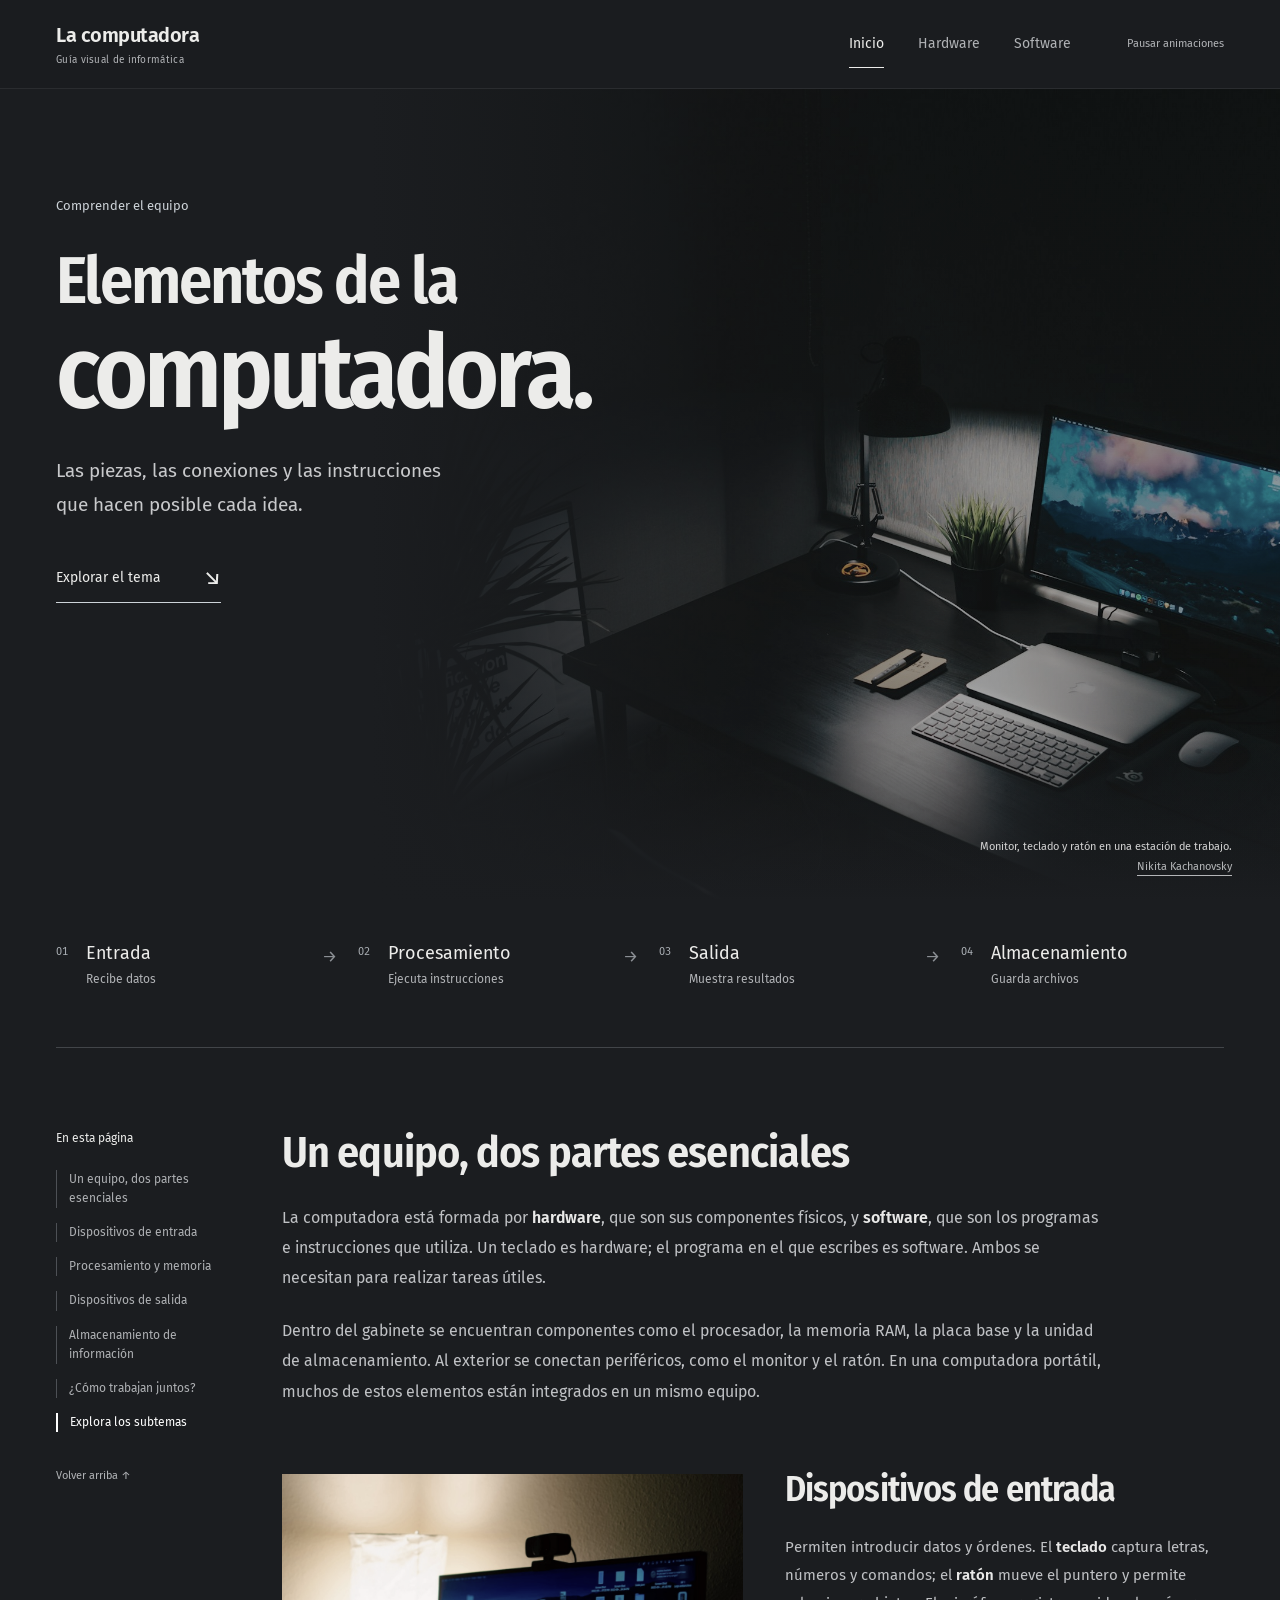
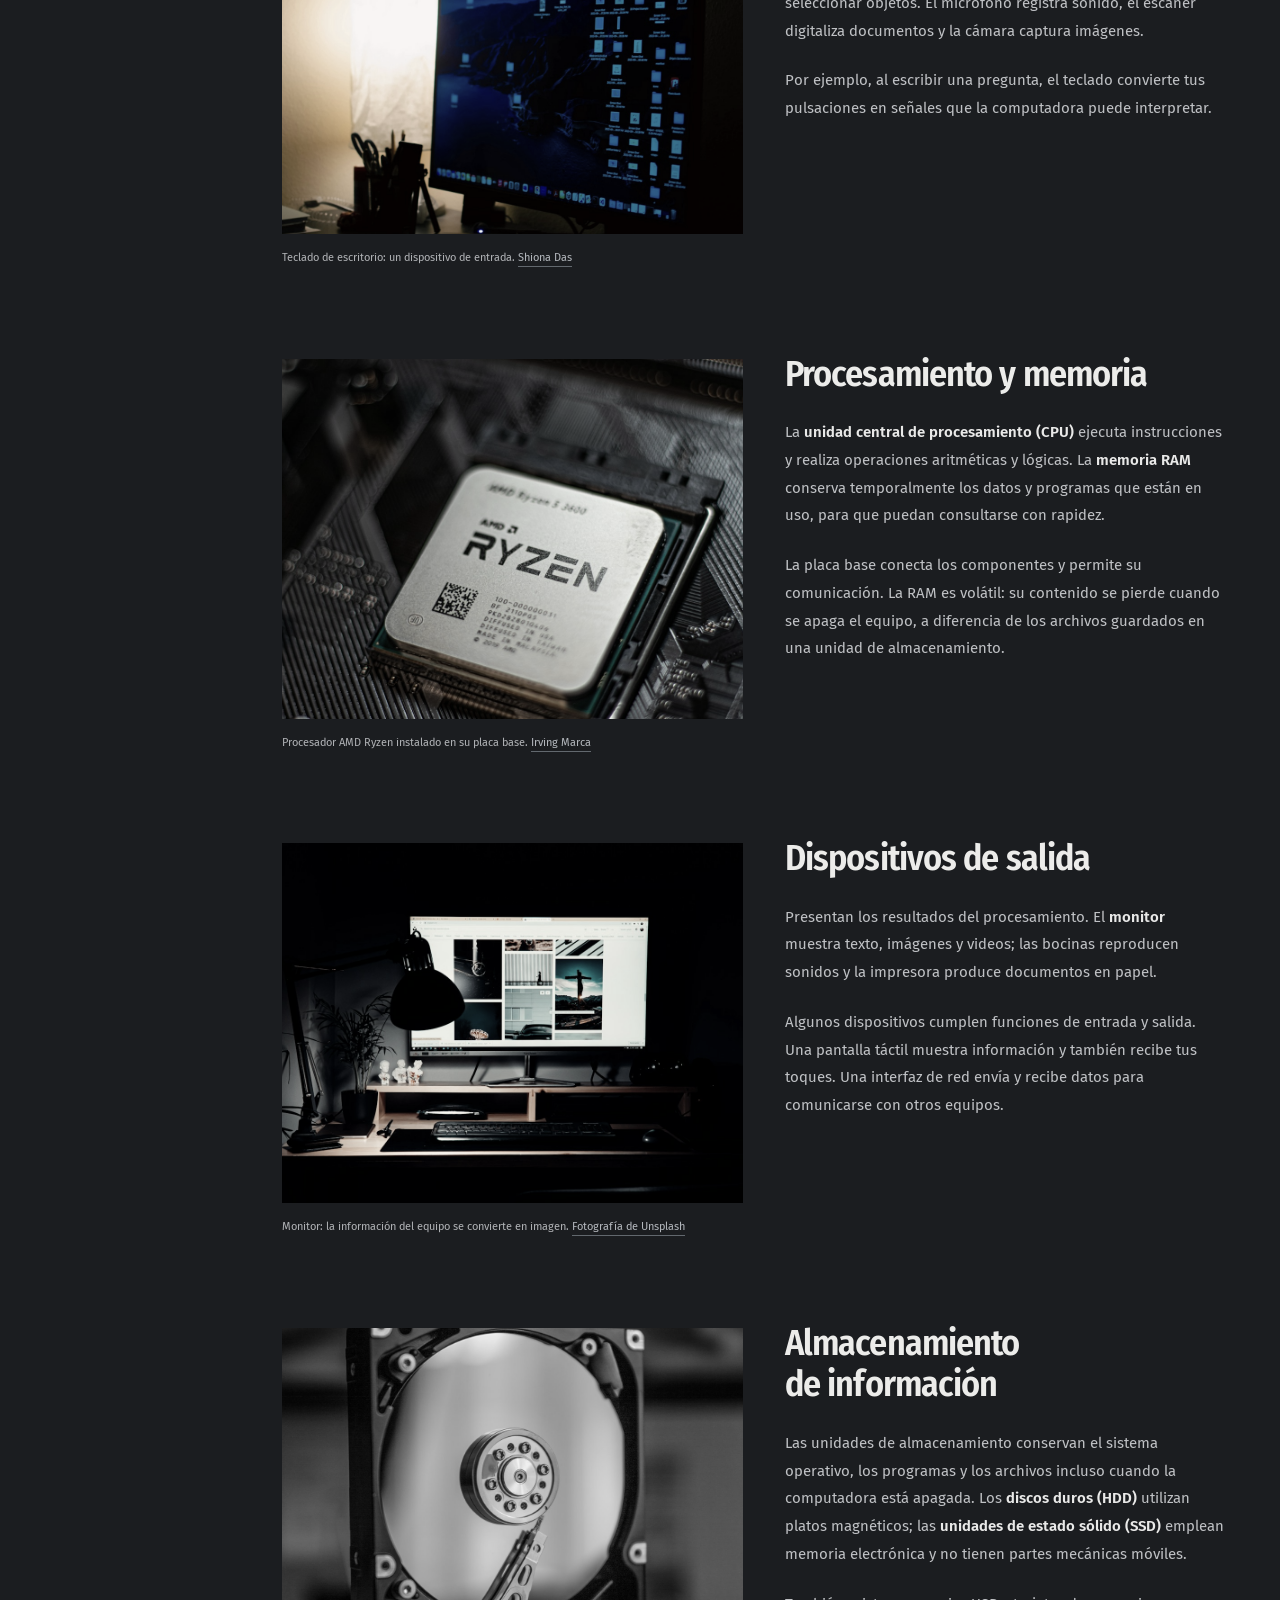
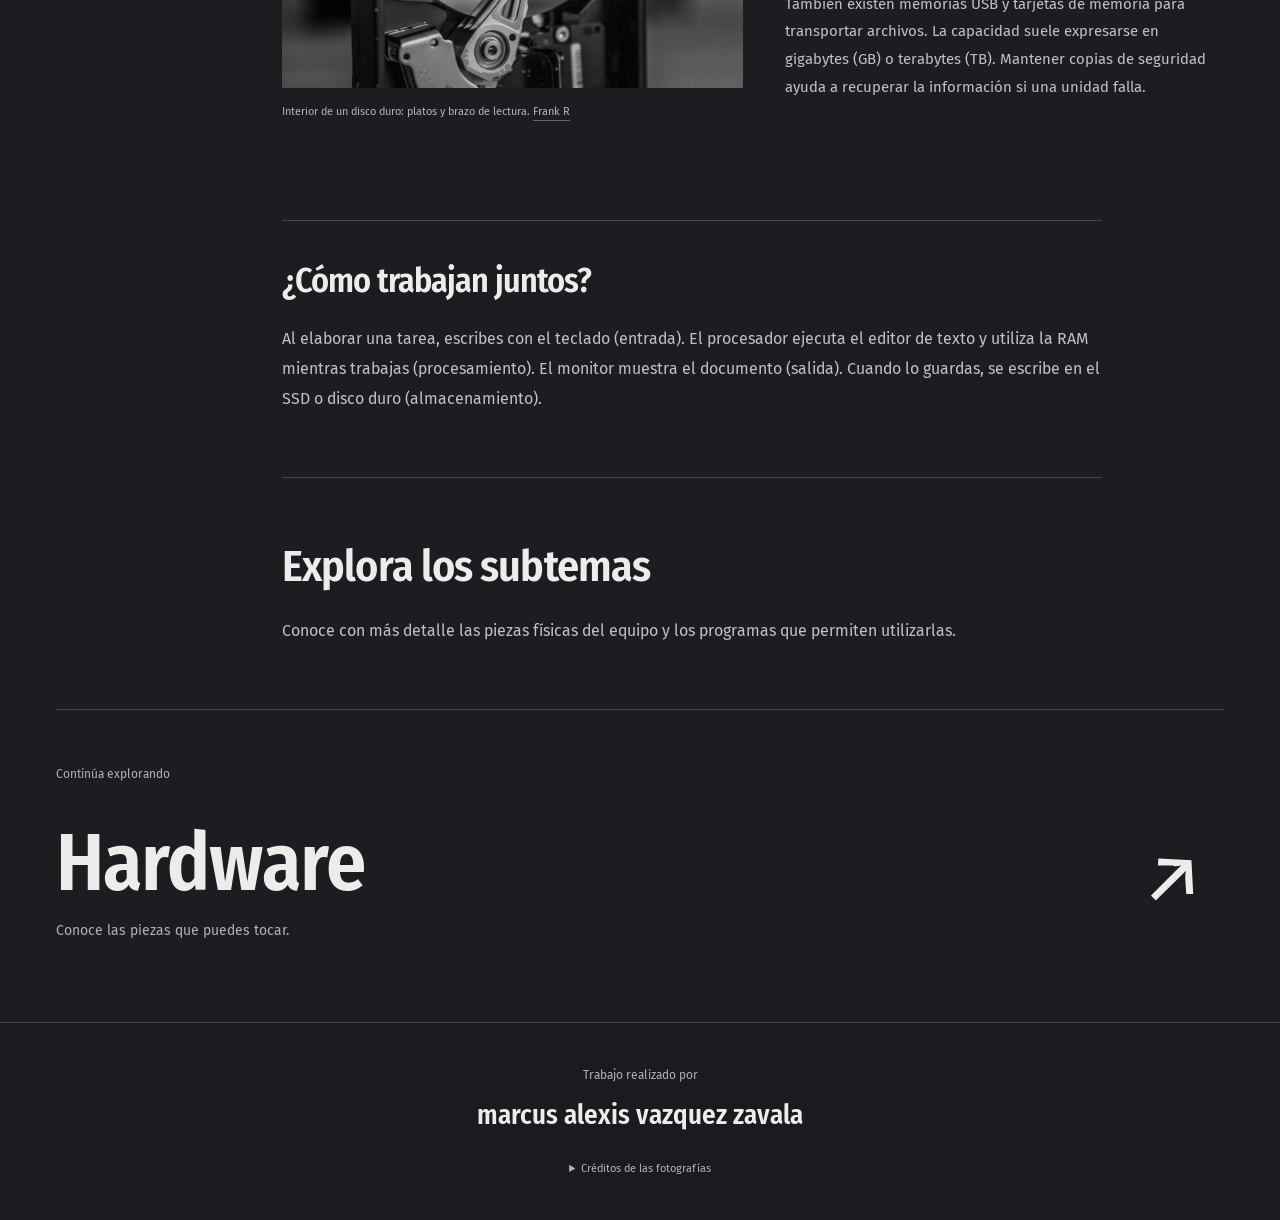
<file: index.html>
<!DOCTYPE html>
<html lang="es"><head><meta charset="UTF-8"><meta name="viewport" content="width=1280"><meta name="description" content="Elementos de la computadora: guía educativa de los componentes y programas de una computadora."><title>Elementos de la computadora | La computadora</title><link rel="stylesheet" href="assets/design.css"><script defer src="assets/motion.js"></script></head>
<body class="page-index"><a class="skip" href="#lectura">Saltar al contenido</a><header><nav aria-label="Navegación principal"><a class="brand" href="index.html">La computadora<span>Guía visual de informática</span></a><div class="nav-links"><a href="index.html" aria-current="page"><span>Inicio</span></a><a href="hardware.html"><span>Hardware</span></a><a href="software.html"><span>Software</span></a></div><button class="motion-toggle" type="button" aria-pressed="false">Pausar animaciones</button></nav><div class="reading-progress" aria-hidden="true"></div></header>
<main id="contenido"><section class="hero" aria-labelledby="titulo"><div class="hero-visual"><figure class="hero-photo"><button class="image-button" type="button" data-image="assets/desktop.jpg" data-caption="Monitor, teclado y ratón en una estación de trabajo." aria-label="Ampliar fotografía: Monitor, teclado y ratón en una estación de trabajo."><img src="assets/desktop.jpg" alt="Monitor, teclado y ratón en una estación de trabajo." width="1600" height="1067" fetchpriority="high" decoding="async"><span class="image-hint" aria-hidden="true">Ampliar +</span></button><figcaption>Monitor, teclado y ratón en una estación de trabajo. <a href="https://unsplash.com/photos/OVbeSXRk_9E" target="_blank" rel="noopener noreferrer">Nikita Kachanovsky</a></figcaption></figure></div><div class="hero-copy"><p class="overline">Comprender el equipo</p><h1 id="titulo" aria-label="Elementos de la computadora"><span>Elementos de la</span><span>computadora.</span></h1><p class="hero-intro">Las piezas, las conexiones y las instrucciones que hacen posible cada idea.</p><a class="read-link" href="#lectura"><span>Explorar el tema</span><span aria-hidden="true">↘</span></a></div></section>
<div class="content-shell"><section class="process" aria-label="Ciclo de trabajo de la computadora"><a href="#apartado-2"><span class="process-number">01</span><span>Entrada</span><small>Recibe datos</small></a><a href="#apartado-3"><span class="process-number">02</span><span>Procesamiento</span><small>Ejecuta instrucciones</small></a><a href="#apartado-4"><span class="process-number">03</span><span>Salida</span><small>Muestra resultados</small></a><a href="#apartado-5"><span class="process-number">04</span><span>Almacenamiento</span><small>Guarda archivos</small></a></section><div class="reading-layout" id="lectura"><aside class="index"><p>En esta página</p><nav aria-label="Índice del tema"><a href="#apartado-1">Un equipo, dos partes esenciales</a><a href="#apartado-2">Dispositivos de entrada</a><a href="#apartado-3">Procesamiento y memoria</a><a href="#apartado-4">Dispositivos de salida</a><a href="#apartado-5">Almacenamiento de información</a><a href="#apartado-6">¿Cómo trabajan juntos?</a><a href="#apartado-7">Explora los subtemas</a></nav><a class="back-top" href="#contenido">Volver arriba ↑</a></aside><article><section><h2 id="apartado-1">Un equipo, dos partes esenciales</h2><p>La computadora está formada por <strong>hardware</strong>, que son sus componentes físicos, y <strong>software</strong>, que son los programas e instrucciones que utiliza. Un teclado es hardware; el programa en el que escribes es software. Ambos se necesitan para realizar tareas útiles.</p><p>Dentro del gabinete se encuentran componentes como el procesador, la memoria RAM, la placa base y la unidad de almacenamiento. Al exterior se conectan periféricos, como el monitor y el ratón. En una computadora portátil, muchos de estos elementos están integrados en un mismo equipo.</p></section><section class="row"><figure class="photo"><button class="image-button" type="button" data-image="assets/keyboard.jpg" data-caption="Teclado de escritorio: un dispositivo de entrada." aria-label="Ampliar fotografía: Teclado de escritorio: un dispositivo de entrada."><img src="assets/keyboard.jpg" alt="Teclado de escritorio: un dispositivo de entrada." width="1600" height="1067" loading="lazy" decoding="async"><span class="image-hint" aria-hidden="true">Ampliar +</span></button><figcaption>Teclado de escritorio: un dispositivo de entrada. <a href="https://unsplash.com/photos/o-J2qrxCZHo" target="_blank" rel="noopener noreferrer">Shiona Das</a></figcaption></figure><div><h2 id="apartado-2">Dispositivos de entrada</h2><p>Permiten introducir datos y órdenes. El <strong>teclado</strong> captura letras, números y comandos; el <strong>ratón</strong> mueve el puntero y permite seleccionar objetos. El micrófono registra sonido, el escáner digitaliza documentos y la cámara captura imágenes.</p><p>Por ejemplo, al escribir una pregunta, el teclado convierte tus pulsaciones en señales que la computadora puede interpretar.</p></div></section><section class="row"><figure class="photo"><button class="image-button" type="button" data-image="assets/cpu.jpg" data-caption="Procesador AMD Ryzen instalado en su placa base." aria-label="Ampliar fotografía: Procesador AMD Ryzen instalado en su placa base."><img src="assets/cpu.jpg" alt="Procesador AMD Ryzen instalado en su placa base." width="1600" height="1067" loading="lazy" decoding="async"><span class="image-hint" aria-hidden="true">Ampliar +</span></button><figcaption>Procesador AMD Ryzen instalado en su placa base. <a href="https://unsplash.com/photos/1TyF7oE5Vio" target="_blank" rel="noopener noreferrer">Irving Marca</a></figcaption></figure><div><h2 id="apartado-3">Procesamiento y memoria</h2><p>La <strong>unidad central de procesamiento (CPU)</strong> ejecuta instrucciones y realiza operaciones aritméticas y lógicas. La <strong>memoria RAM</strong> conserva temporalmente los datos y programas que están en uso, para que puedan consultarse con rapidez.</p><p>La placa base conecta los componentes y permite su comunicación. La RAM es volátil: su contenido se pierde cuando se apaga el equipo, a diferencia de los archivos guardados en una unidad de almacenamiento.</p></div></section><section class="row"><figure class="photo"><button class="image-button" type="button" data-image="assets/monitor.jpg" data-caption="Monitor: la información del equipo se convierte en imagen." aria-label="Ampliar fotografía: Monitor: la información del equipo se convierte en imagen."><img src="assets/monitor.jpg" alt="Monitor: la información del equipo se convierte en imagen." width="1600" height="1067" loading="lazy" decoding="async"><span class="image-hint" aria-hidden="true">Ampliar +</span></button><figcaption>Monitor: la información del equipo se convierte en imagen. <a href="https://unsplash.com/photos/pDXM1tlxdrc" target="_blank" rel="noopener noreferrer">Fotografía de Unsplash</a></figcaption></figure><div><h2 id="apartado-4">Dispositivos de salida</h2><p>Presentan los resultados del procesamiento. El <strong>monitor</strong> muestra texto, imágenes y videos; las bocinas reproducen sonidos y la impresora produce documentos en papel.</p><p>Algunos dispositivos cumplen funciones de entrada y salida. Una pantalla táctil muestra información y también recibe tus toques. Una interfaz de red envía y recibe datos para comunicarse con otros equipos.</p></div></section><section class="row"><figure class="photo"><button class="image-button" type="button" data-image="assets/storage.jpg" data-caption="Interior de un disco duro: platos y brazo de lectura." aria-label="Ampliar fotografía: Interior de un disco duro: platos y brazo de lectura."><img src="assets/storage.jpg" alt="Interior de un disco duro: platos y brazo de lectura." width="1600" height="1067" loading="lazy" decoding="async"><span class="image-hint" aria-hidden="true">Ampliar +</span></button><figcaption>Interior de un disco duro: platos y brazo de lectura. <a href="https://unsplash.com/photos/SaiJ_n1TvCU" target="_blank" rel="noopener noreferrer">Frank R</a></figcaption></figure><div><h2 id="apartado-5">Almacenamiento de información</h2><p>Las unidades de almacenamiento conservan el sistema operativo, los programas y los archivos incluso cuando la computadora está apagada. Los <strong>discos duros (HDD)</strong> utilizan platos magnéticos; las <strong>unidades de estado sólido (SSD)</strong> emplean memoria electrónica y no tienen partes mecánicas móviles.</p><p>También existen memorias USB y tarjetas de memoria para transportar archivos. La capacidad suele expresarse en gigabytes (GB) o terabytes (TB). Mantener copias de seguridad ayuda a recuperar la información si una unidad falla.</p></div></section><section class="note"><h2 id="apartado-6">¿Cómo trabajan juntos?</h2><p>Al elaborar una tarea, escribes con el teclado (entrada). El procesador ejecuta el editor de texto y utiliza la RAM mientras trabajas (procesamiento). El monitor muestra el documento (salida). Cuando lo guardas, se escribe en el SSD o disco duro (almacenamiento).</p></section><h2 id="apartado-7">Explora los subtemas</h2><p>Conoce con más detalle las piezas físicas del equipo y los programas que permiten utilizarlas.</p></article></div><section class="next-topic"><span>Continúa explorando</span><a href="hardware.html"><div><h2>Hardware</h2><p>Conoce las piezas que puedes tocar.</p></div><span class="next-arrow" aria-hidden="true">↗</span></a></section></div></main>
<footer><p>Trabajo realizado por</p><strong>marcus alexis vazquez zavala</strong><details><summary>Créditos de las fotografías</summary><p>Fotografías de <a href="https://unsplash.com" target="_blank" rel="noopener noreferrer">Unsplash</a>. La fuente de cada imagen aparece junto a su descripción.</p></details></footer>
<dialog class="lightbox" aria-label="Fotografía ampliada"><button class="close-lightbox" type="button" aria-label="Cerrar fotografía">Cerrar ×</button><div class="lightbox-content"></div></dialog></body></html>
</file>
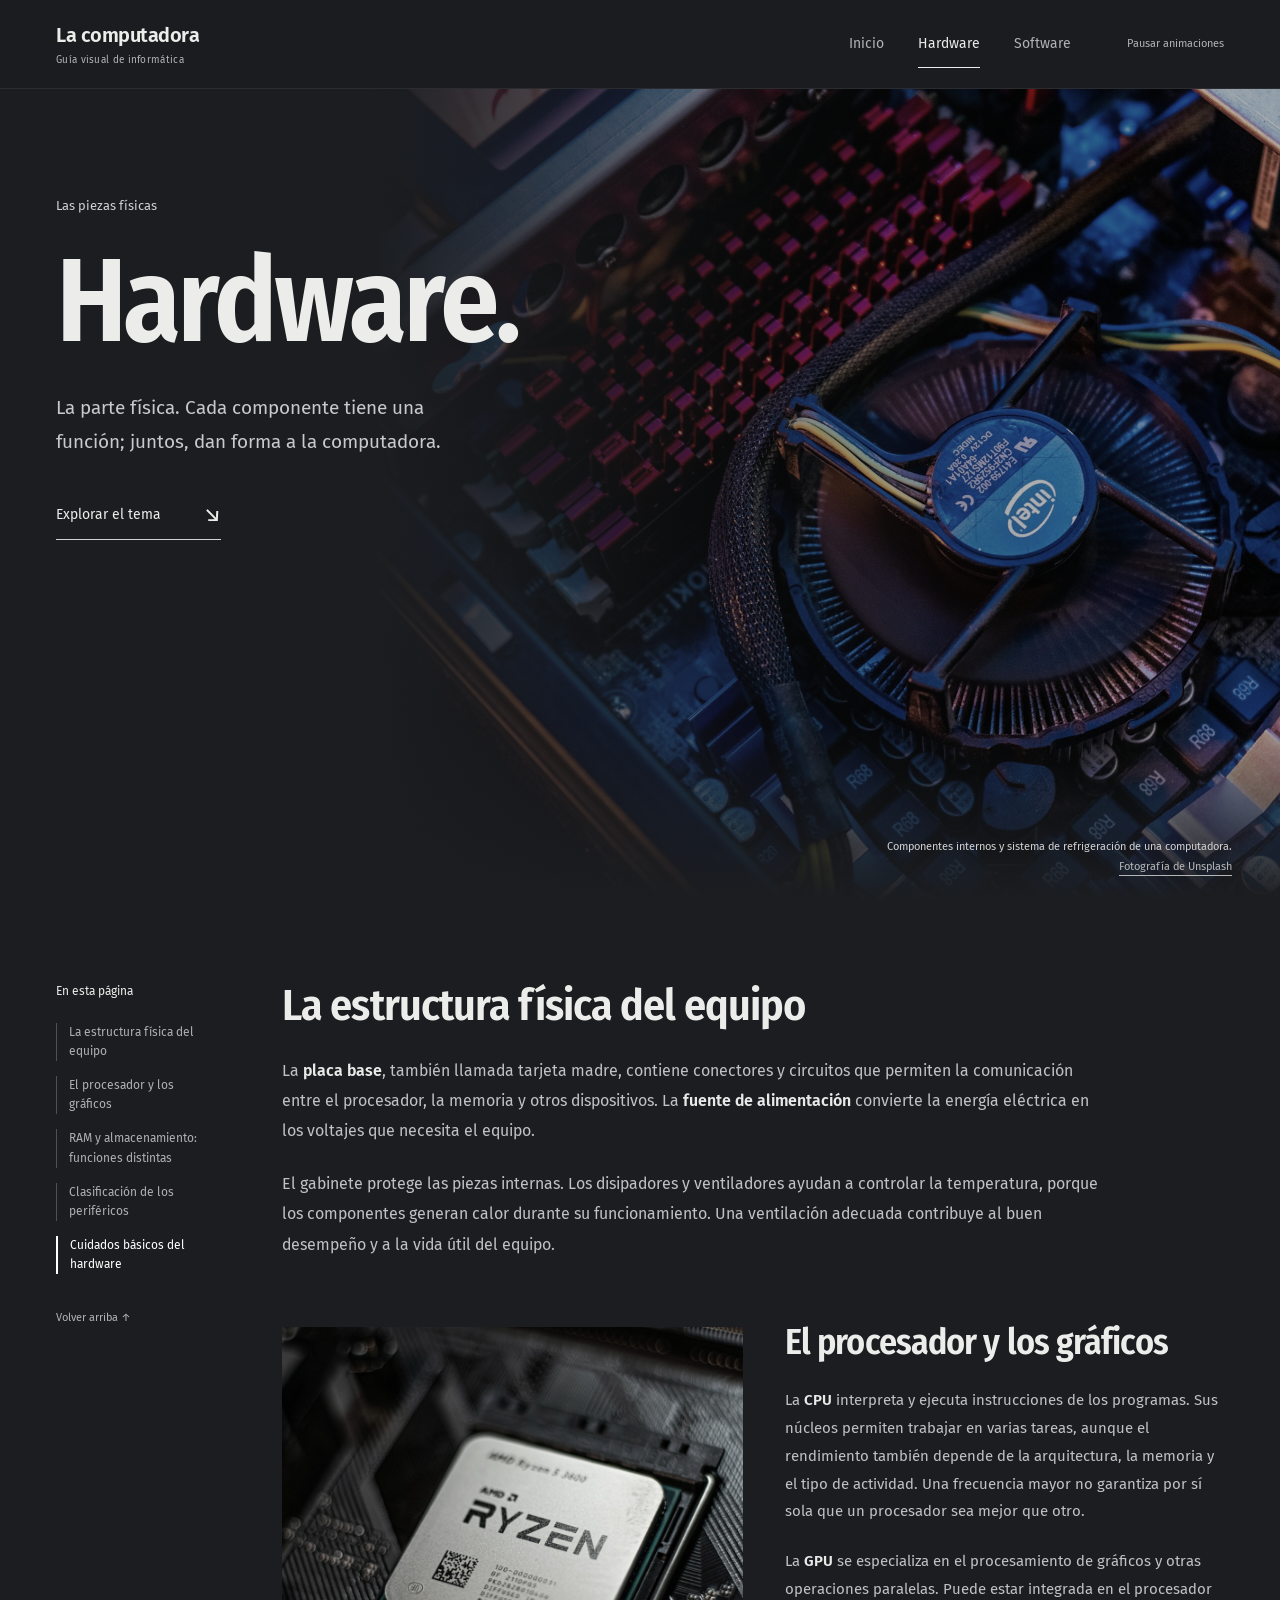
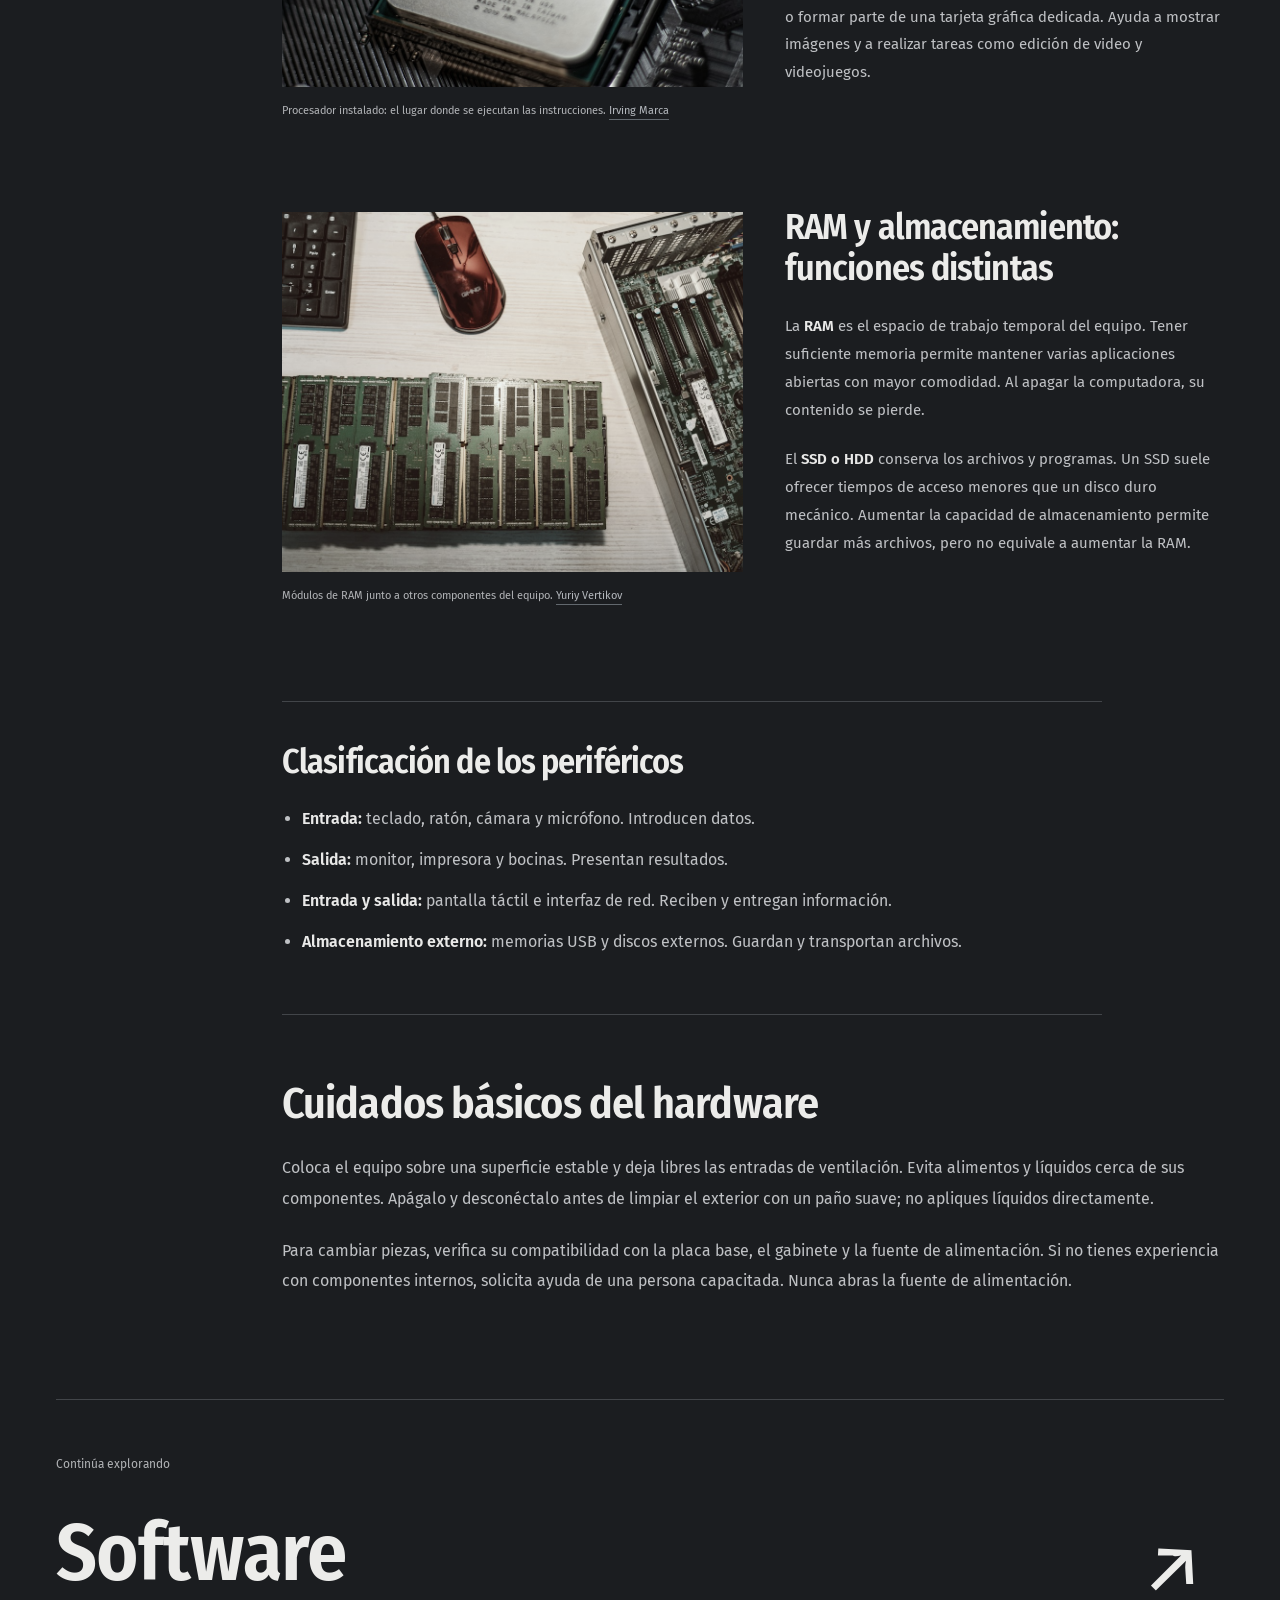
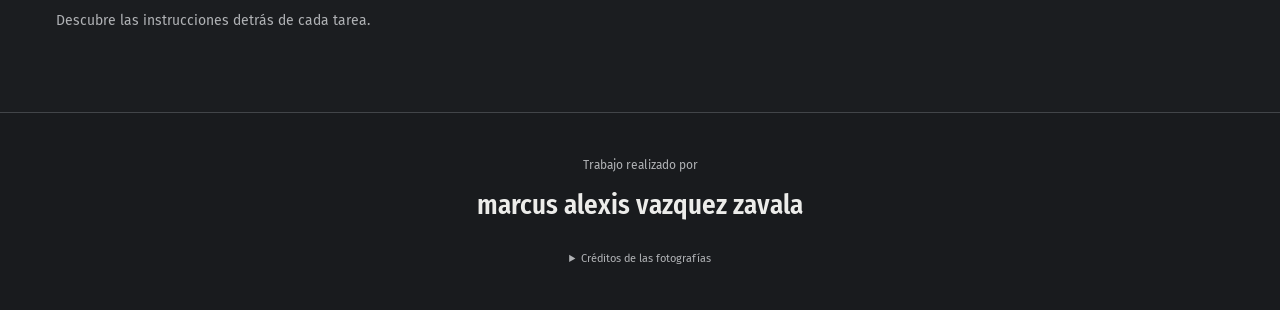
<file: hardware.html>
<!DOCTYPE html>
<html lang="es"><head><meta charset="UTF-8"><meta name="viewport" content="width=1280"><meta name="description" content="Hardware: guía educativa de los componentes y programas de una computadora."><title>Hardware | La computadora</title><link rel="stylesheet" href="assets/design.css"><script defer src="assets/motion.js"></script></head>
<body class="page-hardware"><a class="skip" href="#lectura">Saltar al contenido</a><header><nav aria-label="Navegación principal"><a class="brand" href="index.html">La computadora<span>Guía visual de informática</span></a><div class="nav-links"><a href="index.html"><span>Inicio</span></a><a href="hardware.html" aria-current="page"><span>Hardware</span></a><a href="software.html"><span>Software</span></a></div><button class="motion-toggle" type="button" aria-pressed="false">Pausar animaciones</button></nav><div class="reading-progress" aria-hidden="true"></div></header>
<main id="contenido"><section class="hero" aria-labelledby="titulo"><div class="hero-visual"><figure class="hero-photo"><button class="image-button" type="button" data-image="assets/motherboard.jpg" data-caption="Componentes internos y sistema de refrigeración de una computadora." aria-label="Ampliar fotografía: Componentes internos y sistema de refrigeración de una computadora."><img src="assets/motherboard.jpg" alt="Componentes internos y sistema de refrigeración de una computadora." width="1600" height="1067" fetchpriority="high" decoding="async"><span class="image-hint" aria-hidden="true">Ampliar +</span></button><figcaption>Componentes internos y sistema de refrigeración de una computadora. <a href="https://unsplash.com" target="_blank" rel="noopener noreferrer">Fotografía de Unsplash</a></figcaption></figure></div><div class="hero-copy"><p class="overline">Las piezas físicas</p><h1 id="titulo" aria-label="Hardware"><span>Hardware.</span></h1><p class="hero-intro">La parte física. Cada componente tiene una función; juntos, dan forma a la computadora.</p><a class="read-link" href="#lectura"><span>Explorar el tema</span><span aria-hidden="true">↘</span></a></div></section>
<div class="content-shell"><div class="reading-layout" id="lectura"><aside class="index"><p>En esta página</p><nav aria-label="Índice del tema"><a href="#apartado-1">La estructura física del equipo</a><a href="#apartado-2">El procesador y los gráficos</a><a href="#apartado-3">RAM y almacenamiento: funciones distintas</a><a href="#apartado-4">Clasificación de los periféricos</a><a href="#apartado-5">Cuidados básicos del hardware</a></nav><a class="back-top" href="#contenido">Volver arriba ↑</a></aside><article><section><h2 id="apartado-1">La estructura física del equipo</h2><p>La <strong>placa base</strong>, también llamada tarjeta madre, contiene conectores y circuitos que permiten la comunicación entre el procesador, la memoria y otros dispositivos. La <strong>fuente de alimentación</strong> convierte la energía eléctrica en los voltajes que necesita el equipo.</p><p>El gabinete protege las piezas internas. Los disipadores y ventiladores ayudan a controlar la temperatura, porque los componentes generan calor durante su funcionamiento. Una ventilación adecuada contribuye al buen desempeño y a la vida útil del equipo.</p></section><section class="row"><figure class="photo"><button class="image-button" type="button" data-image="assets/cpu.jpg" data-caption="Procesador instalado: el lugar donde se ejecutan las instrucciones." aria-label="Ampliar fotografía: Procesador instalado: el lugar donde se ejecutan las instrucciones."><img src="assets/cpu.jpg" alt="Procesador instalado: el lugar donde se ejecutan las instrucciones." width="1600" height="1067" loading="lazy" decoding="async"><span class="image-hint" aria-hidden="true">Ampliar +</span></button><figcaption>Procesador instalado: el lugar donde se ejecutan las instrucciones. <a href="https://unsplash.com/photos/1TyF7oE5Vio" target="_blank" rel="noopener noreferrer">Irving Marca</a></figcaption></figure><div><h2 id="apartado-2">El procesador y los gráficos</h2><p>La <strong>CPU</strong> interpreta y ejecuta instrucciones de los programas. Sus núcleos permiten trabajar en varias tareas, aunque el rendimiento también depende de la arquitectura, la memoria y el tipo de actividad. Una frecuencia mayor no garantiza por sí sola que un procesador sea mejor que otro.</p><p>La <strong>GPU</strong> se especializa en el procesamiento de gráficos y otras operaciones paralelas. Puede estar integrada en el procesador o formar parte de una tarjeta gráfica dedicada. Ayuda a mostrar imágenes y a realizar tareas como edición de video y videojuegos.</p></div></section><section class="row"><figure class="photo"><button class="image-button" type="button" data-image="assets/ram.jpg" data-caption="Módulos de RAM junto a otros componentes del equipo." aria-label="Ampliar fotografía: Módulos de RAM junto a otros componentes del equipo."><img src="assets/ram.jpg" alt="Módulos de RAM junto a otros componentes del equipo." width="1600" height="1067" loading="lazy" decoding="async"><span class="image-hint" aria-hidden="true">Ampliar +</span></button><figcaption>Módulos de RAM junto a otros componentes del equipo. <a href="https://unsplash.com/photos/czES9OmWmHU" target="_blank" rel="noopener noreferrer">Yuriy Vertikov</a></figcaption></figure><div><h2 id="apartado-3">RAM y almacenamiento: funciones distintas</h2><p>La <strong>RAM</strong> es el espacio de trabajo temporal del equipo. Tener suficiente memoria permite mantener varias aplicaciones abiertas con mayor comodidad. Al apagar la computadora, su contenido se pierde.</p><p>El <strong>SSD o HDD</strong> conserva los archivos y programas. Un SSD suele ofrecer tiempos de acceso menores que un disco duro mecánico. Aumentar la capacidad de almacenamiento permite guardar más archivos, pero no equivale a aumentar la RAM.</p></div></section><section class="note"><h2 id="apartado-4">Clasificación de los periféricos</h2><ul><li><strong>Entrada:</strong> teclado, ratón, cámara y micrófono. Introducen datos.</li><li><strong>Salida:</strong> monitor, impresora y bocinas. Presentan resultados.</li><li><strong>Entrada y salida:</strong> pantalla táctil e interfaz de red. Reciben y entregan información.</li><li><strong>Almacenamiento externo:</strong> memorias USB y discos externos. Guardan y transportan archivos.</li></ul></section><section><h2 id="apartado-5">Cuidados básicos del hardware</h2><p>Coloca el equipo sobre una superficie estable y deja libres las entradas de ventilación. Evita alimentos y líquidos cerca de sus componentes. Apágalo y desconéctalo antes de limpiar el exterior con un paño suave; no apliques líquidos directamente.</p><p>Para cambiar piezas, verifica su compatibilidad con la placa base, el gabinete y la fuente de alimentación. Si no tienes experiencia con componentes internos, solicita ayuda de una persona capacitada. Nunca abras la fuente de alimentación.</p></section></article></div><section class="next-topic"><span>Continúa explorando</span><a href="software.html"><div><h2>Software</h2><p>Descubre las instrucciones detrás de cada tarea.</p></div><span class="next-arrow" aria-hidden="true">↗</span></a></section></div></main>
<footer><p>Trabajo realizado por</p><strong>marcus alexis vazquez zavala</strong><details><summary>Créditos de las fotografías</summary><p>Fotografías de <a href="https://unsplash.com" target="_blank" rel="noopener noreferrer">Unsplash</a>. La fuente de cada imagen aparece junto a su descripción.</p></details></footer>
<dialog class="lightbox" aria-label="Fotografía ampliada"><button class="close-lightbox" type="button" aria-label="Cerrar fotografía">Cerrar ×</button><div class="lightbox-content"></div></dialog></body></html>
</file>
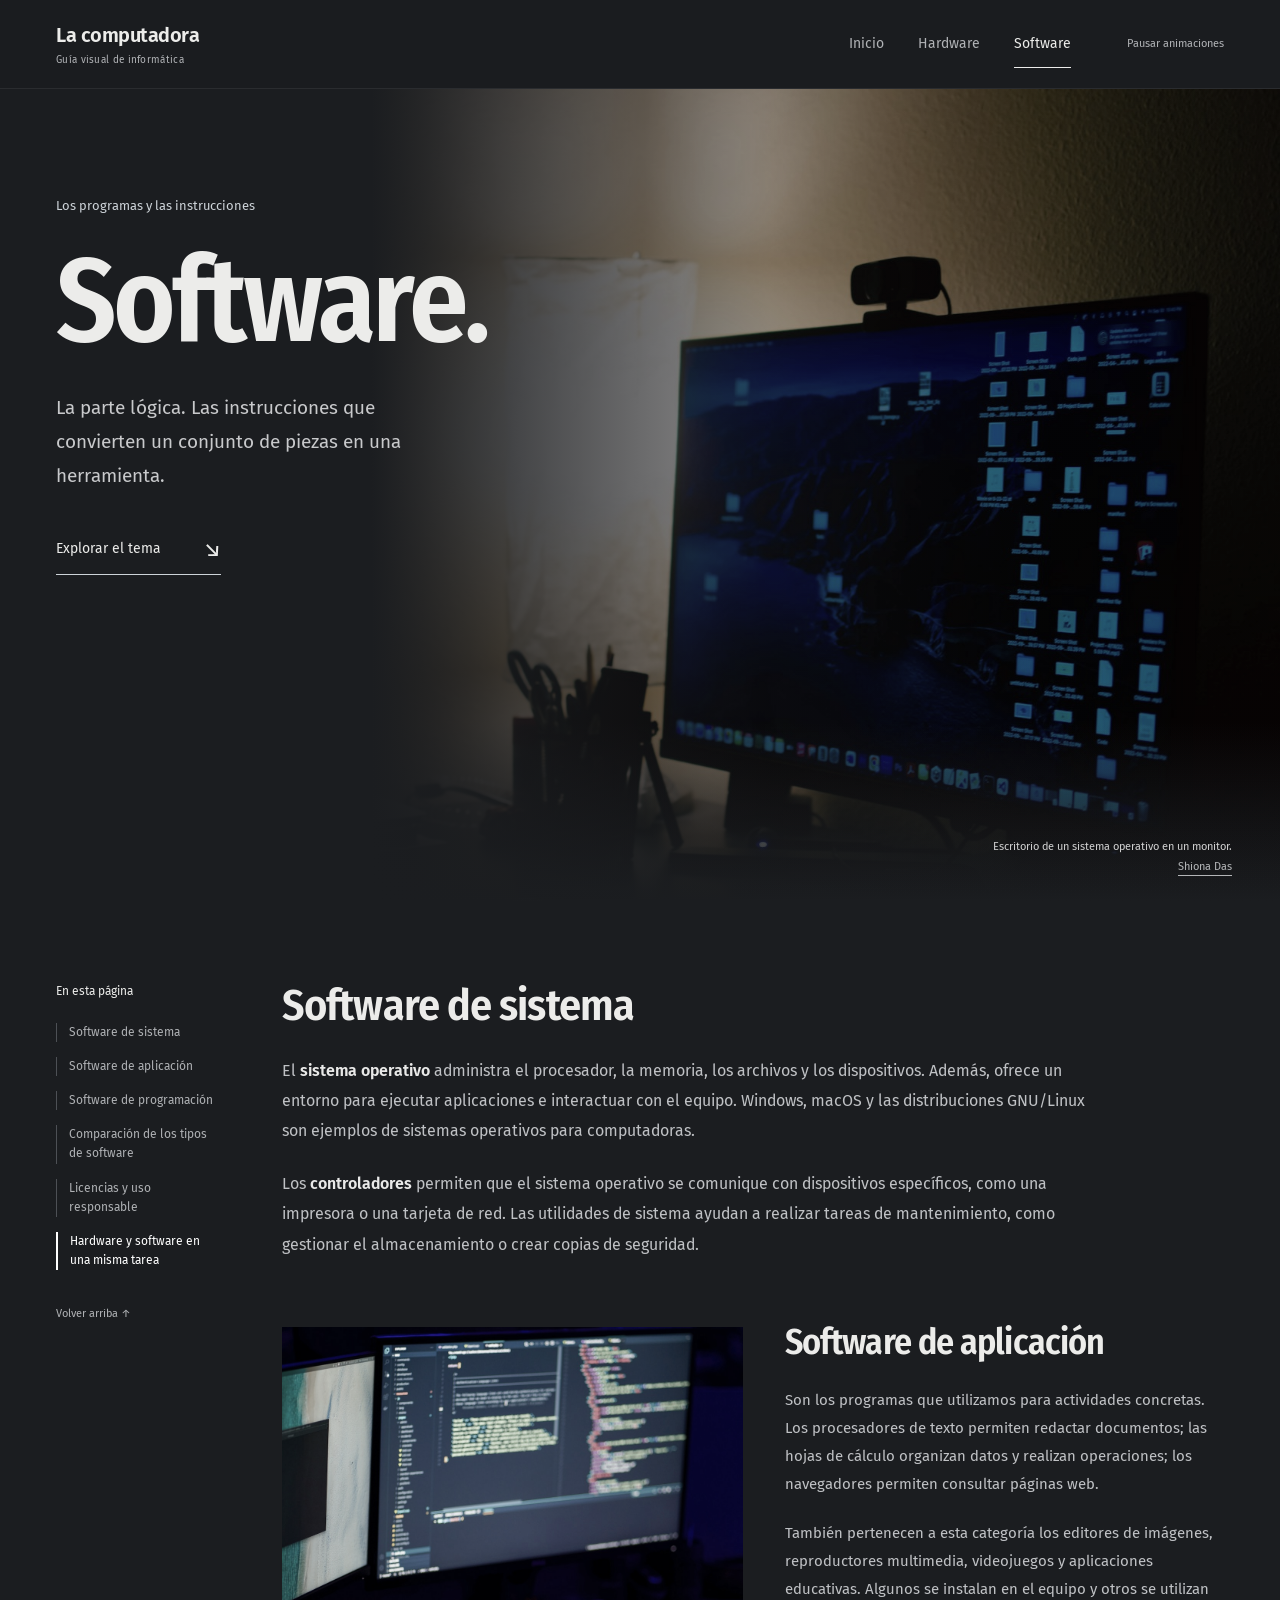
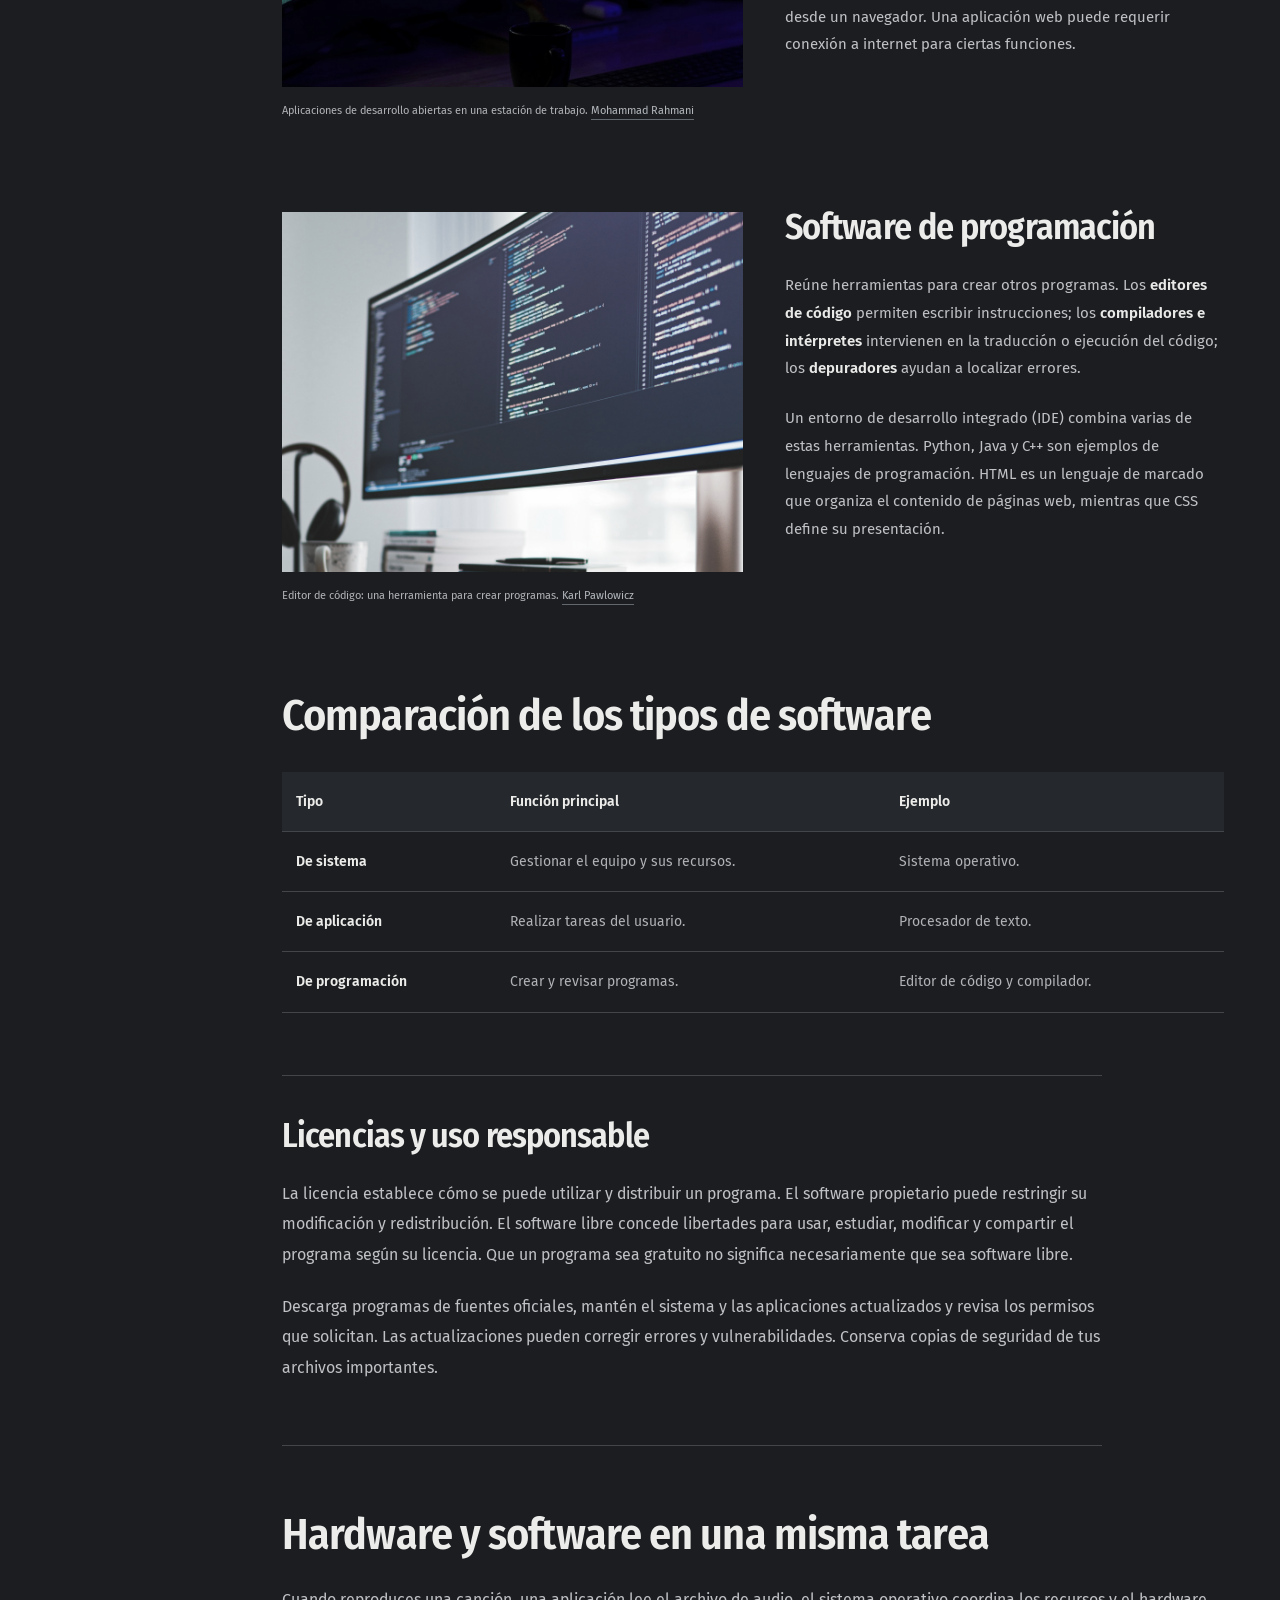
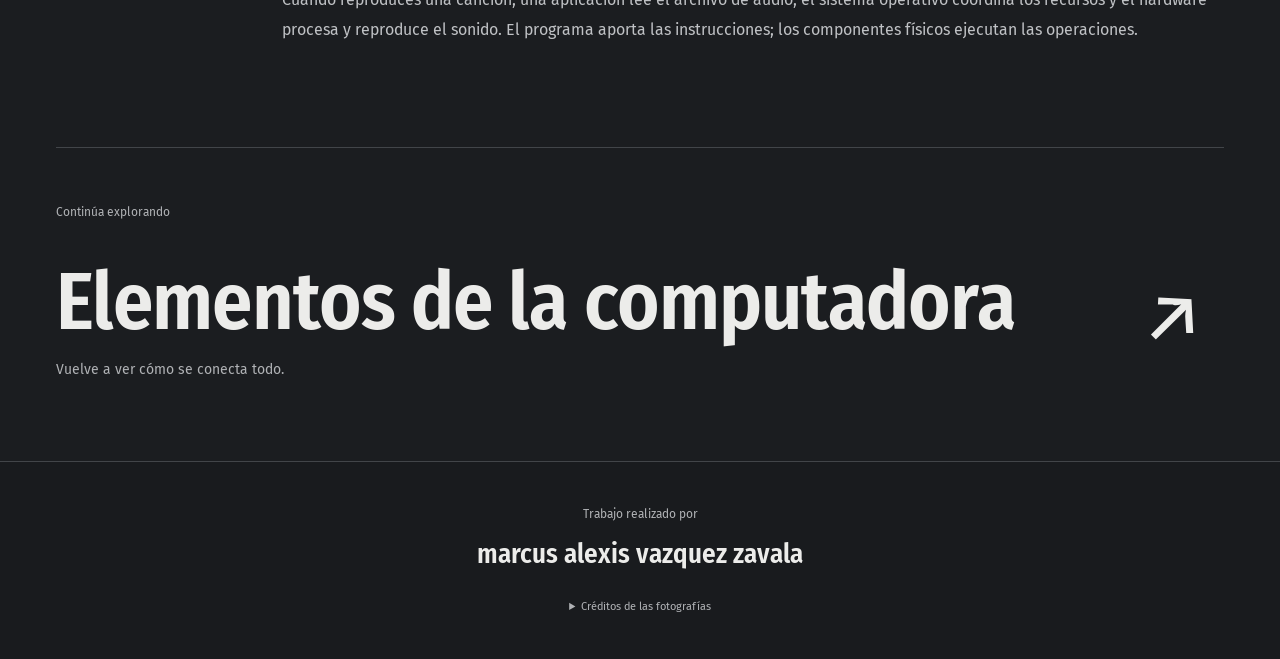
<file: software.html>
<!DOCTYPE html>
<html lang="es"><head><meta charset="UTF-8"><meta name="viewport" content="width=1280"><meta name="description" content="Software: guía educativa de los componentes y programas de una computadora."><title>Software | La computadora</title><link rel="stylesheet" href="assets/design.css"><script defer src="assets/motion.js"></script></head>
<body class="page-software"><a class="skip" href="#lectura">Saltar al contenido</a><header><nav aria-label="Navegación principal"><a class="brand" href="index.html">La computadora<span>Guía visual de informática</span></a><div class="nav-links"><a href="index.html"><span>Inicio</span></a><a href="hardware.html"><span>Hardware</span></a><a href="software.html" aria-current="page"><span>Software</span></a></div><button class="motion-toggle" type="button" aria-pressed="false">Pausar animaciones</button></nav><div class="reading-progress" aria-hidden="true"></div></header>
<main id="contenido"><section class="hero" aria-labelledby="titulo"><div class="hero-visual"><figure class="hero-photo"><button class="image-button" type="button" data-image="assets/keyboard.jpg" data-caption="Escritorio de un sistema operativo en un monitor." aria-label="Ampliar fotografía: Escritorio de un sistema operativo en un monitor."><img src="assets/keyboard.jpg" alt="Escritorio de un sistema operativo en un monitor." width="1600" height="1067" fetchpriority="high" decoding="async"><span class="image-hint" aria-hidden="true">Ampliar +</span></button><figcaption>Escritorio de un sistema operativo en un monitor. <a href="https://unsplash.com/photos/o-J2qrxCZHo" target="_blank" rel="noopener noreferrer">Shiona Das</a></figcaption></figure></div><div class="hero-copy"><p class="overline">Los programas y las instrucciones</p><h1 id="titulo" aria-label="Software"><span>Software.</span></h1><p class="hero-intro">La parte lógica. Las instrucciones que convierten un conjunto de piezas en una herramienta.</p><a class="read-link" href="#lectura"><span>Explorar el tema</span><span aria-hidden="true">↘</span></a></div></section>
<div class="content-shell"><div class="reading-layout" id="lectura"><aside class="index"><p>En esta página</p><nav aria-label="Índice del tema"><a href="#apartado-1">Software de sistema</a><a href="#apartado-2">Software de aplicación</a><a href="#apartado-3">Software de programación</a><a href="#apartado-4">Comparación de los tipos de software</a><a href="#apartado-5">Licencias y uso responsable</a><a href="#apartado-6">Hardware y software en una misma tarea</a></nav><a class="back-top" href="#contenido">Volver arriba ↑</a></aside><article><section><h2 id="apartado-1">Software de sistema</h2><p>El <strong>sistema operativo</strong> administra el procesador, la memoria, los archivos y los dispositivos. Además, ofrece un entorno para ejecutar aplicaciones e interactuar con el equipo. Windows, macOS y las distribuciones GNU/Linux son ejemplos de sistemas operativos para computadoras.</p><p>Los <strong>controladores</strong> permiten que el sistema operativo se comunique con dispositivos específicos, como una impresora o una tarjeta de red. Las utilidades de sistema ayudan a realizar tareas de mantenimiento, como gestionar el almacenamiento o crear copias de seguridad.</p></section><section class="row"><figure class="photo"><button class="image-button" type="button" data-image="assets/apps.jpg" data-caption="Aplicaciones de desarrollo abiertas en una estación de trabajo." aria-label="Ampliar fotografía: Aplicaciones de desarrollo abiertas en una estación de trabajo."><img src="assets/apps.jpg" alt="Aplicaciones de desarrollo abiertas en una estación de trabajo." width="1600" height="1067" loading="lazy" decoding="async"><span class="image-hint" aria-hidden="true">Ampliar +</span></button><figcaption>Aplicaciones de desarrollo abiertas en una estación de trabajo. <a href="https://unsplash.com/photos/Hb-WIlu_VYM" target="_blank" rel="noopener noreferrer">Mohammad Rahmani</a></figcaption></figure><div><h2 id="apartado-2">Software de aplicación</h2><p>Son los programas que utilizamos para actividades concretas. Los procesadores de texto permiten redactar documentos; las hojas de cálculo organizan datos y realizan operaciones; los navegadores permiten consultar páginas web.</p><p>También pertenecen a esta categoría los editores de imágenes, reproductores multimedia, videojuegos y aplicaciones educativas. Algunos se instalan en el equipo y otros se utilizan desde un navegador. Una aplicación web puede requerir conexión a internet para ciertas funciones.</p></div></section><section class="row"><figure class="photo"><button class="image-button" type="button" data-image="assets/code.jpg" data-caption="Editor de código: una herramienta para crear programas." aria-label="Ampliar fotografía: Editor de código: una herramienta para crear programas."><img src="assets/code.jpg" alt="Editor de código: una herramienta para crear programas." width="1600" height="1067" loading="lazy" decoding="async"><span class="image-hint" aria-hidden="true">Ampliar +</span></button><figcaption>Editor de código: una herramienta para crear programas. <a href="https://unsplash.com/photos/QUHuwyNgSA0" target="_blank" rel="noopener noreferrer">Karl Pawlowicz</a></figcaption></figure><div><h2 id="apartado-3">Software de programación</h2><p>Reúne herramientas para crear otros programas. Los <strong>editores de código</strong> permiten escribir instrucciones; los <strong>compiladores e intérpretes</strong> intervienen en la traducción o ejecución del código; los <strong>depuradores</strong> ayudan a localizar errores.</p><p>Un entorno de desarrollo integrado (IDE) combina varias de estas herramientas. Python, Java y C++ son ejemplos de lenguajes de programación. HTML es un lenguaje de marcado que organiza el contenido de páginas web, mientras que CSS define su presentación.</p></div></section><section><h2 id="apartado-4">Comparación de los tipos de software</h2><table><thead><tr><th scope="col">Tipo</th><th scope="col">Función principal</th><th scope="col">Ejemplo</th></tr></thead><tbody><tr><th scope="row">De sistema</th><td>Gestionar el equipo y sus recursos.</td><td>Sistema operativo.</td></tr><tr><th scope="row">De aplicación</th><td>Realizar tareas del usuario.</td><td>Procesador de texto.</td></tr><tr><th scope="row">De programación</th><td>Crear y revisar programas.</td><td>Editor de código y compilador.</td></tr></tbody></table></section><section class="note"><h2 id="apartado-5">Licencias y uso responsable</h2><p>La licencia establece cómo se puede utilizar y distribuir un programa. El software propietario puede restringir su modificación y redistribución. El software libre concede libertades para usar, estudiar, modificar y compartir el programa según su licencia. Que un programa sea gratuito no significa necesariamente que sea software libre.</p><p>Descarga programas de fuentes oficiales, mantén el sistema y las aplicaciones actualizados y revisa los permisos que solicitan. Las actualizaciones pueden corregir errores y vulnerabilidades. Conserva copias de seguridad de tus archivos importantes.</p></section><section><h2 id="apartado-6">Hardware y software en una misma tarea</h2><p>Cuando reproduces una canción, una aplicación lee el archivo de audio, el sistema operativo coordina los recursos y el hardware procesa y reproduce el sonido. El programa aporta las instrucciones; los componentes físicos ejecutan las operaciones.</p></section></article></div><section class="next-topic"><span>Continúa explorando</span><a href="index.html"><div><h2>Elementos de la computadora</h2><p>Vuelve a ver cómo se conecta todo.</p></div><span class="next-arrow" aria-hidden="true">↗</span></a></section></div></main>
<footer><p>Trabajo realizado por</p><strong>marcus alexis vazquez zavala</strong><details><summary>Créditos de las fotografías</summary><p>Fotografías de <a href="https://unsplash.com" target="_blank" rel="noopener noreferrer">Unsplash</a>. La fuente de cada imagen aparece junto a su descripción.</p></details></footer>
<dialog class="lightbox" aria-label="Fotografía ampliada"><button class="close-lightbox" type="button" aria-label="Cerrar fotografía">Cerrar ×</button><div class="lightbox-content"></div></dialog></body></html>
</file>
<file: assets/design.css>
/* Guía fotográfica de escritorio. CSS original; no usa un sistema de UI externo.
   Paleta grafito/plata. Radios: fotografía 0, controles 4 px, visor 8 px.
   DESIGN_VARIANCE 7 / MOTION_INTENSITY 7 / VISUAL_DENSITY 3.
   Capas: cabecera 5, enlace de salto 6; diálogo en top layer nativa. */
@font-face{font-family:Fira;src:url(FiraSans-Regular.ttf) format('truetype');font-weight:400;font-display:swap}
@font-face{font-family:Fira;src:url(FiraSans-SemiBold.ttf) format('truetype');font-weight:600;font-display:swap}
@font-face{font-family:Display;src:url(FiraSansCondensed-SemiBold.ttf) format('truetype');font-weight:600;font-display:swap}
:root{color-scheme:dark;--bg:#1b1d20;--panel:#24272b;--text:#ececea;--muted:#b0b2b5;--line:#424549;--silver:#cdd3d8;--ease:cubic-bezier(.16,1,.3,1)}
*{box-sizing:border-box}html{scroll-padding-top:116px}body{margin:0;min-width:1100px;background:var(--bg);color:var(--text);font:17px/1.8 Fira,sans-serif}button,a{-webkit-tap-highlight-color:transparent}button{font:inherit}a{color:inherit;text-underline-offset:5px}button{color:inherit}a:focus-visible,button:focus-visible,summary:focus-visible{outline:2px solid white;outline-offset:6px}::selection{color:var(--bg);background:var(--silver)}header{position:sticky;top:0;z-index:5;background:#1b1d20f5;border-bottom:1px solid #ffffff12}header>nav{height:88px;max-width:1600px;width:calc(100% - 112px);margin:auto;display:flex;align-items:center;gap:56px}.brand{font-size:20px;font-weight:600;line-height:1.3;letter-spacing:-.5px;text-decoration:none;margin-right:auto}.brand span{font-size:10px;letter-spacing:.3px;font-weight:400;color:var(--muted);display:block;margin-top:6px}.nav-links{display:flex;gap:34px;height:100%}.nav-links a{position:relative;display:flex;align-items:center;text-decoration:none;font-size:14px;color:var(--muted)}.nav-links a:after{content:'';position:absolute;left:0;right:0;bottom:20px;height:1px;background:var(--text);transform:scaleX(0);transform-origin:left}.nav-links a[aria-current]{color:var(--text)}.nav-links a[aria-current]:after{transform:scaleX(1)}.motion-toggle{padding:8px 0;background:none;border:0;color:var(--muted);font-size:11px;cursor:pointer}.reading-progress{height:2px;position:absolute;bottom:-1px;left:0;right:0;background:var(--silver);transform:scaleX(0);transform-origin:left}
.hero{position:relative;isolation:isolate;min-height:650px;height:calc(100vh - 88px);max-height:850px;overflow:hidden}.hero-visual{position:absolute;inset:0 0 0 29%;z-index:-1}.hero-photo{margin:0;width:100%;height:100%;position:relative}.hero-photo .image-button{height:100%;width:100%}.hero-photo img{width:100%;height:100%;object-fit:cover;object-position:center;filter:saturate(.55) brightness(.75)}.hero-visual:after{content:'';position:absolute;inset:0;pointer-events:none;background:linear-gradient(90deg,var(--bg) 0%,#1b1d20c9 13%,#1b1d2040 44%,#1b1d2010 75%),linear-gradient(0deg,var(--bg),transparent 22%)}.hero-photo figcaption{position:absolute;right:48px;bottom:24px;max-width:440px;color:#d0d0d0;font-size:11px;z-index:1;text-align:right}.hero-photo figcaption a{display:block;color:#b4b6b8}.hero-photo .image-hint{right:48px;bottom:86px}.hero-copy{width:calc(100% - 112px);max-width:1600px;margin:auto;padding:105px 0;pointer-events:none}.hero-copy a{pointer-events:auto}.overline{font-size:13px;color:var(--silver);margin:0 0 24px}.hero h1{font:600 118px/1.03 Display,sans-serif;letter-spacing:-4px;margin:0 0 28px;max-width:800px}.hero h1 span{display:block}.page-index h1{font-size:102px}.page-index h1 span:first-child{font-size:66px;letter-spacing:-2px;line-height:1.2}.hero-intro{font-size:19px;line-height:1.8;max-width:410px;color:#c8c9cb;margin:0 0 34px}.read-link{display:inline-flex;align-items:center;gap:42px;text-decoration:none;padding:9px 0 12px;border-bottom:1px solid var(--silver);font-size:14px}.read-link span:last-child{font-size:23px;line-height:1}.content-shell{width:calc(100% - 112px);max-width:1440px;margin:auto}.process{display:grid;grid-template-columns:repeat(4,1fr);padding:36px 0 44px;border-bottom:1px solid var(--line);gap:38px}.process a{display:grid;grid-template-columns:30px 1fr;text-decoration:none;position:relative;padding-bottom:12px}.process a:not(:last-child):after{content:'→';position:absolute;right:-17px;top:5px;color:#8d9196}.process-number{grid-row:span 2;font-size:11px;color:#a8adb2;padding-top:5px;font-variant-numeric:tabular-nums}.process a>span:nth-child(2){font-size:18px}.process small{font-size:12px;color:var(--muted)}.reading-layout{display:grid;grid-template-columns:162px minmax(0,1fr);gap:64px;padding:80px 0 40px;scroll-margin-top:20px}.index{position:sticky;top:125px;align-self:start}.index p{font-size:12px;color:var(--text);margin:0 0 20px}.index nav{display:flex;flex-direction:column;gap:15px}.index nav a{font-size:12px;line-height:1.6;color:#aeb0b3;text-decoration:none;padding-left:12px;border-left:1px solid #4d5055}.index nav a[aria-current]{color:#fff;border-left:2px solid #fff}.back-top{font-size:11px;color:var(--muted);display:inline-block;margin-top:34px;text-decoration:none}article{min-width:0}h2{font:600 44px/1.15 Display,sans-serif;letter-spacing:-.9px;margin:0 0 24px;text-wrap:balance}p{margin:0 0 22px}article>section:first-child{max-width:820px;margin:0 0 80px}article p{color:#bfc1c4;font-size:16px;line-height:1.9}article strong{color:#e9e9e8;font-weight:600}.row{display:grid;grid-template-columns:minmax(0,1.05fr) minmax(0,1fr);align-items:start;gap:42px;padding:0 0 86px}.row h2{font-size:36px;line-height:1.15}.row p{font-size:15px;line-height:1.85}.row figure{margin-top:5px}.photo{margin:0}.image-button{display:block;width:100%;padding:0;background:var(--panel);border:0;position:relative;overflow:hidden;cursor:zoom-in}.photo img{display:block;width:100%;height:360px;object-fit:cover;filter:saturate(.45)}.photo figcaption{font-size:11px;line-height:1.7;margin-top:15px;color:var(--muted)}.photo figcaption a{color:#b4b8bd;display:inline;text-decoration-color:#62686e}.image-hint{position:absolute;right:16px;bottom:15px;background:#17191dcc;color:#ececea;padding:4px 12px;font-size:11px;border-radius:4px;opacity:0;transform:translateY(5px)}.note{border:0;border-top:1px solid var(--line);border-bottom:1px solid var(--line);padding:40px 0;margin:10px 0 64px;background:none;max-width:820px}.note h2{font-size:34px}.note ul{padding-left:20px}.note li{font-size:16px;color:#bfc1c4;margin:12px 0}article>section:not(.row):not(.note){margin-bottom:62px}table{border-collapse:collapse;width:100%;font-size:14px;margin:30px 0 60px}th,td{padding:17px 14px;text-align:left;border-bottom:1px solid var(--line);vertical-align:top}th{font-weight:600}td{color:var(--muted)}thead th{color:var(--text);background:#25282c}.next-topic{padding:48px 0 70px;border-top:1px solid var(--line)}.next-topic>span{font-size:12px;color:var(--muted)}.next-topic>a{display:flex;align-items:center;justify-content:space-between;text-decoration:none;margin-top:20px}.next-topic h2{font-size:80px;margin:0 0 9px}.next-topic p{font-size:14px;color:var(--muted);margin:0}.next-arrow{font-size:80px;font-weight:400;display:block;margin-right:20px}footer{text-align:center;padding:42px 24px;border-top:1px solid var(--line);background:#191b1e}footer>p{font-size:12px;color:var(--muted);margin-bottom:12px}footer>strong{font:600 27px Display,sans-serif}footer details{max-width:680px;margin:24px auto 0;font-size:11px;color:var(--muted)}footer summary{cursor:pointer}footer details p{margin:12px 0 0}.skip{position:absolute;left:-9999px}.skip:focus{left:20px;top:15px;background:var(--bg);padding:12px;z-index:6}.lightbox{border:1px solid #45494f;border-radius:8px;background:#191b1e;max-width:92vw;max-height:92vh;padding:48px 24px 20px;overflow:auto}.lightbox::backdrop{background:#090b0edb;backdrop-filter:blur(12px)}.close-lightbox{position:absolute;right:24px;top:9px;background:none;border:0;font-size:13px;cursor:pointer;padding:5px}.lightbox-content img{max-width:85vw;max-height:74vh;display:block;object-fit:contain;margin:auto}.lightbox-content p{font-size:13px;color:var(--muted);margin:14px 0 0;text-align:center}body:has(dialog[open]){overflow:hidden}
/* Movimiento vinculado a acciones: entrada, lectura, navegación y ampliación. */
@media(prefers-reduced-motion:no-preference){
body:not(.motion-off) .nav-links a:after{transition:transform 260ms var(--ease)}body:not(.motion-off) .read-link span:last-child,body:not(.motion-off) .next-arrow{transition:transform 420ms var(--ease)}body:not(.motion-off) .image-button img{transition:transform 800ms var(--ease),filter 600ms ease}body:not(.motion-off) .image-hint{transition:opacity 240ms ease,transform 300ms var(--ease)}body:not(.motion-off) .index a{transition:color 160ms ease,border-color 160ms ease}body:not(.motion-off) .next-topic h2{transition:transform 420ms var(--ease)}body:not(.motion-off) .process a{transition:transform 300ms var(--ease),color 200ms ease}
@supports(animation-timeline:scroll()){
body:not(.motion-off) .reading-progress{animation:progress linear both;animation-timeline:scroll(root)}
body:not(.motion-off) .hero-visual{animation:hero-depth linear both;animation-timeline:scroll(root);animation-range:0px 850px}
@keyframes progress{to{transform:scaleX(1)}}@keyframes hero-depth{from{transform:translateY(0)}to{transform:translateY(120px)}}
}
@media(hover:hover) and (pointer:fine){.nav-links a:hover{color:#fff}.nav-links a:hover:after{transform:scaleX(1)}.image-button:hover img{filter:saturate(.9);transform:scale(1.055)}.image-button:hover .image-hint,.image-button:focus-visible .image-hint{opacity:1;transform:none}.read-link:hover span:last-child{transform:translate(4px,4px)}.next-topic>a:hover .next-arrow{transform:translate(10px,-10px)}.next-topic>a:hover h2{transform:translateX(10px)}.process a:hover{transform:translateY(-5px);color:#fff}.motion-toggle:hover{color:#fff}.index a:hover{color:#fff}}
.motion-off *,.motion-off *::before,.motion-off *::after{animation:none!important;transition:none!important}.motion-off .image-button:hover img,.motion-off .next-arrow,.motion-off .process a:hover{transform:none}
@media(prefers-reduced-motion:reduce){*,*::before,*::after{animation:none!important;transition:none!important;scroll-behavior:auto!important}.image-button:hover img,.next-topic>a:hover .next-arrow,.next-topic>a:hover h2,.read-link:hover span:last-child,.process a:hover{transform:none}}
@media print{body{min-width:0;background:#fff;color:#111}header,.index,.read-link,.motion-toggle,.image-hint,.next-topic,.skip,dialog{display:none}.hero{height:auto;min-height:0;overflow:visible}.hero-visual{position:relative;inset:auto;width:100%;height:250px;transform:none!important}.hero-visual:after{display:none}.hero-copy{padding:20px 0;width:100%}.hero h1,.page-index h1{font-size:46px}.page-index h1 span:first-child{font-size:30px}.hero-photo figcaption{display:none}.hero-intro,article p,article strong,.note li{color:#333}.content-shell{width:100%}.reading-layout{display:block;padding:20px 0}.row{gap:20px;padding-bottom:24px}.photo img{height:220px}.row,figure,.note{break-inside:avoid}.note{padding:20px 0}footer{background:#fff;color:#111}*{animation:none!important;transition:none!important}}
</file>
